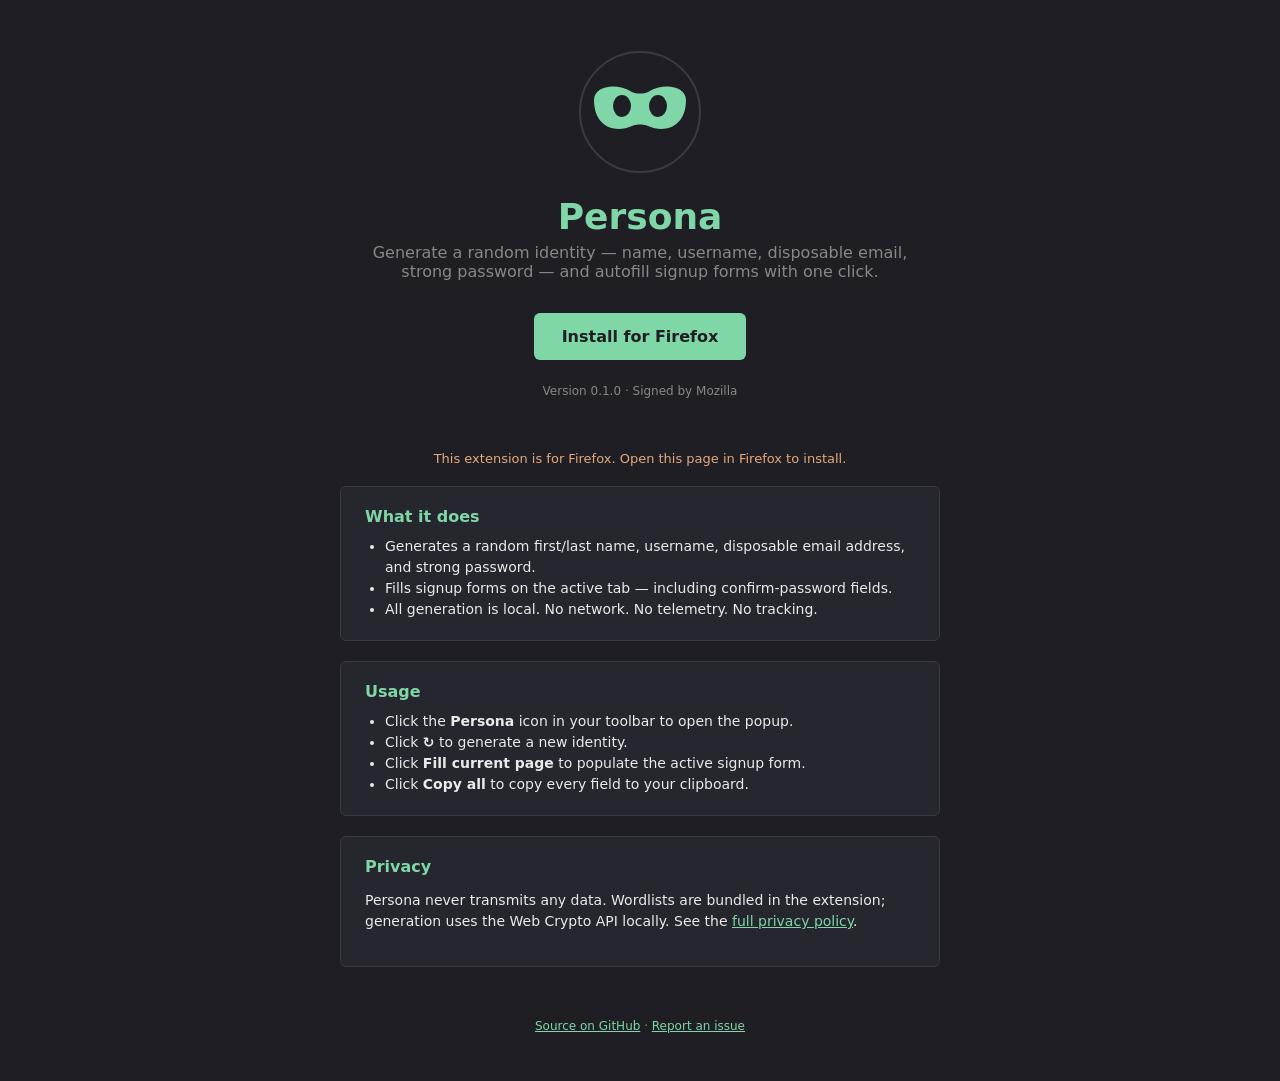
<file: docs/index.html>
<!DOCTYPE html>
<html lang="en">
<head>
<meta charset="utf-8">
<meta name="viewport" content="width=device-width, initial-scale=1">
<title>Persona — random identity generator for Firefox</title>
<style>
  :root {
    --bg: #1e1e24;
    --fg: #eaeaea;
    --muted: #888;
    --accent: #7fd6a6;
    --panel: #26262e;
    --border: #3a3a44;
  }
  * { box-sizing: border-box; }
  body {
    font-family: system-ui, -apple-system, sans-serif;
    background: var(--bg);
    color: var(--fg);
    margin: 0;
    min-height: 100vh;
    display: flex;
    flex-direction: column;
    align-items: center;
    padding: 48px 20px;
  }
  .logo {
    width: 128px;
    height: 128px;
    margin-bottom: 20px;
  }
  h1 {
    font-size: 36px;
    margin: 0 0 6px 0;
    color: var(--accent);
  }
  .tag {
    color: var(--muted);
    margin: 0 0 32px 0;
    font-size: 16px;
    text-align: center;
    max-width: 560px;
  }
  .install {
    display: inline-block;
    background: var(--accent);
    color: var(--bg);
    text-decoration: none;
    font-weight: 700;
    padding: 14px 28px;
    border-radius: 6px;
    font-size: 16px;
    margin-bottom: 12px;
  }
  .install:hover { filter: brightness(1.1); }
  .sub {
    color: var(--muted);
    font-size: 12px;
    margin-bottom: 40px;
  }
  .panel {
    background: var(--panel);
    border: 1px solid var(--border);
    border-radius: 6px;
    padding: 20px 24px;
    max-width: 600px;
    width: 100%;
    margin-bottom: 20px;
  }
  .panel h2 {
    font-size: 16px;
    margin: 0 0 10px 0;
    color: var(--accent);
  }
  .panel p, .panel li { font-size: 14px; line-height: 1.5; color: var(--fg); }
  .panel ul { margin: 0; padding-left: 20px; }
  code {
    background: #0f0f13;
    padding: 1px 6px;
    border-radius: 3px;
    font-size: 13px;
  }
  a { color: var(--accent); }
  footer {
    color: var(--muted);
    font-size: 12px;
    margin-top: auto;
    padding-top: 32px;
  }
  .non-firefox {
    color: #e5a97f;
    font-size: 13px;
    margin-bottom: 20px;
    display: none;
  }
</style>
</head>
<body>

<svg class="logo" xmlns="http://www.w3.org/2000/svg" viewBox="0 0 128 128">
  <circle cx="64" cy="64" r="60" fill="#1e1e24" stroke="#3a3a44" stroke-width="2"/>
  <path fill="#7fd6a6" d="M 18 52 C 18 38, 40 34, 56 44 C 60 46, 68 46, 72 44 C 88 34, 110 38, 110 52 C 110 78, 90 86, 72 78 C 68 76, 60 76, 56 78 C 38 86, 18 78, 18 52 Z"/>
  <ellipse cx="46" cy="58" rx="9" ry="11" fill="#1e1e24"/>
  <ellipse cx="82" cy="58" rx="9" ry="11" fill="#1e1e24"/>
</svg>

<h1>Persona</h1>
<p class="tag">Generate a random identity — name, username, disposable email, strong password — and autofill signup forms with one click.</p>

<a id="installLink" class="install" href="persona-0.1.0.xpi">Install for Firefox</a>
<p class="sub">Version 0.1.0 · Signed by Mozilla</p>

<p id="nonFirefox" class="non-firefox">This extension is for Firefox. Open this page in Firefox to install.</p>

<div class="panel">
  <h2>What it does</h2>
  <ul>
    <li>Generates a random first/last name, username, disposable email address, and strong password.</li>
    <li>Fills signup forms on the active tab — including confirm-password fields.</li>
    <li>All generation is local. No network. No telemetry. No tracking.</li>
  </ul>
</div>

<div class="panel">
  <h2>Usage</h2>
  <ul>
    <li>Click the <strong>Persona</strong> icon in your toolbar to open the popup.</li>
    <li>Click <strong>↻</strong> to generate a new identity.</li>
    <li>Click <strong>Fill current page</strong> to populate the active signup form.</li>
    <li>Click <strong>Copy all</strong> to copy every field to your clipboard.</li>
  </ul>
</div>

<div class="panel">
  <h2>Privacy</h2>
  <p>Persona never transmits any data. Wordlists are bundled in the extension; generation uses the Web Crypto API locally. See the <a href="https://github.com/earthonion/persona/blob/main/firefox/PRIVACY.md">full privacy policy</a>.</p>
</div>

<footer>
  <a href="https://github.com/earthonion/persona">Source on GitHub</a> · <a href="https://github.com/earthonion/persona/issues">Report an issue</a>
</footer>

<script>
  if (navigator.userAgent.indexOf("Firefox") === -1) {
    document.getElementById("nonFirefox").style.display = "block";
  }
</script>

</body>
</html>
</file>
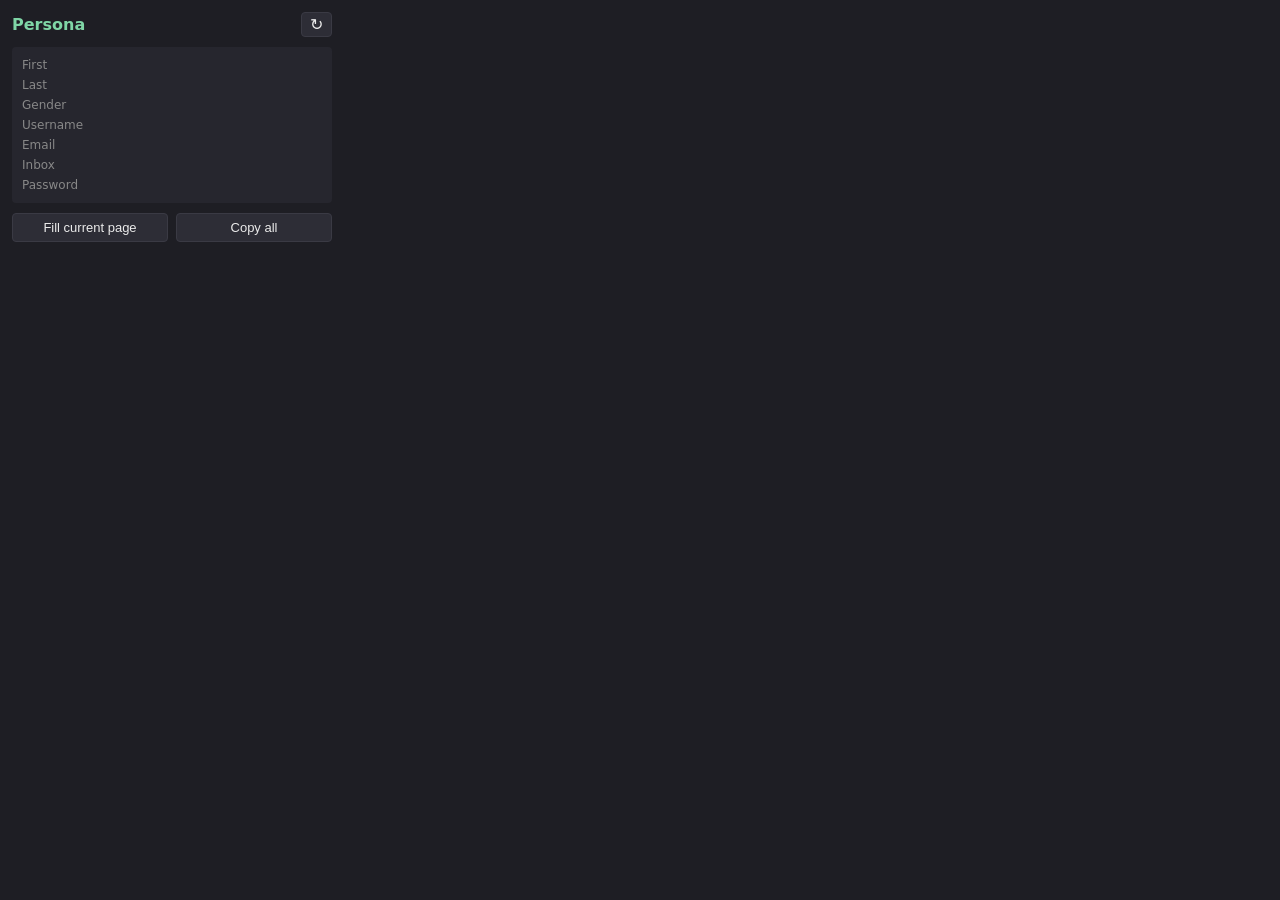
<file: firefox/popup.html>
<!DOCTYPE html>
<html>
<head>
<meta charset="utf-8">
<link rel="stylesheet" href="popup.css">
</head>
<body>
  <div class="header">
    <h1>Persona</h1>
    <button id="regen" title="Generate new">↻</button>
  </div>

  <div class="fields">
    <div class="row"><label>First</label><span id="firstName" class="val"></span></div>
    <div class="row"><label>Last</label><span id="lastName" class="val"></span></div>
    <div class="row"><label>Gender</label><span id="gender" class="val"></span></div>
    <div class="row"><label>Username</label><span id="username" class="val"></span></div>
    <div class="row"><label>Email</label><span id="email" class="val"></span></div>
    <div class="row"><label>Inbox</label><a id="inbox" class="val inbox" target="_blank" rel="noopener"></a></div>
    <div class="row"><label>Password</label><span id="password" class="val mono"></span></div>
  </div>

  <div class="actions">
    <button id="fill">Fill current page</button>
    <button id="copy">Copy all</button>
  </div>

  <div id="status"></div>

  <script src="generator.js"></script>
  <script src="popup.js"></script>
</body>
</html>
</file>
<file: firefox/popup.css>
body {
  font-family: system-ui, sans-serif;
  width: 320px;
  margin: 0;
  padding: 12px;
  background: #1e1e24;
  color: #eaeaea;
}

.header {
  display: flex;
  align-items: center;
  justify-content: space-between;
  margin-bottom: 10px;
}

h1 {
  font-size: 16px;
  margin: 0;
  color: #7fd6a6;
}

button {
  background: #2d2d36;
  color: #eaeaea;
  border: 1px solid #3a3a44;
  border-radius: 4px;
  padding: 6px 10px;
  cursor: pointer;
  font-size: 13px;
}

button:hover {
  background: #3a3a44;
}

#regen {
  padding: 2px 8px;
  font-size: 16px;
}

.fields {
  background: #26262e;
  border-radius: 4px;
  padding: 8px 10px;
  margin-bottom: 10px;
}

.row {
  display: flex;
  justify-content: space-between;
  padding: 3px 0;
  font-size: 12px;
  gap: 8px;
}

.row label {
  color: #888;
  flex-shrink: 0;
}

.val {
  word-break: break-all;
  text-align: right;
}

.mono {
  font-family: monospace;
  font-size: 11px;
}

a.val {
  color: var(--accent);
  text-decoration: none;
}
a.val:hover { text-decoration: underline; }

.inbox {
  font-size: 11px;
}

.actions {
  display: flex;
  gap: 8px;
}

.actions button {
  flex: 1;
}

#status {
  margin-top: 8px;
  font-size: 11px;
  color: #7fd6a6;
  min-height: 14px;
  text-align: center;
}
</file>
